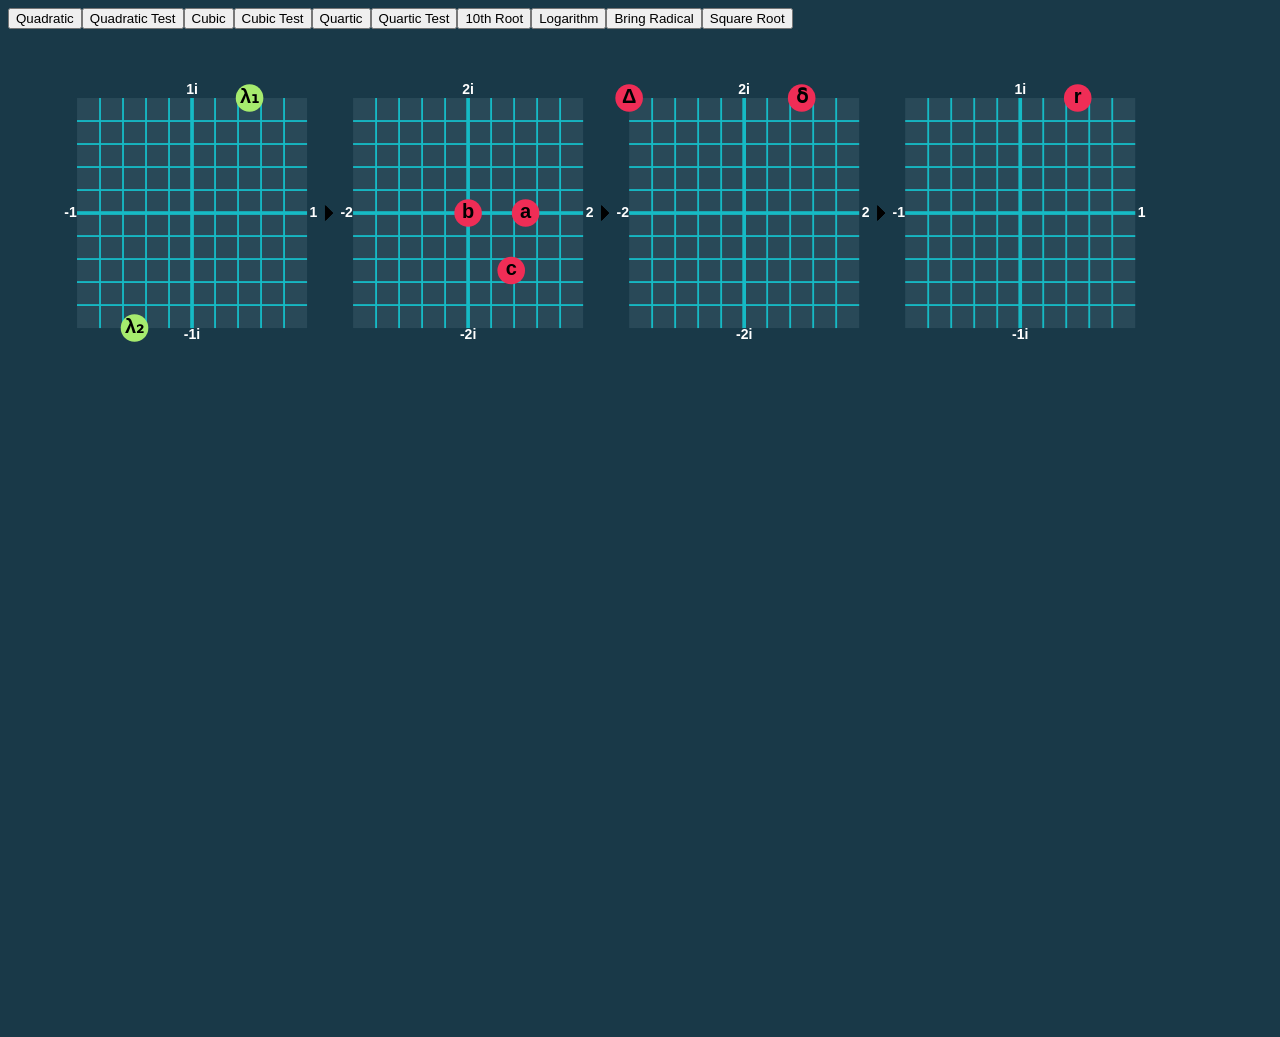
<file: index.html>
<html>

<head>
    <script src="complex.js"></script>
    <script src="set_mode.js"></script>
    <script src="number_box.js"></script>
    <script src="update_vars.js"></script>
    <link rel="stylesheet" href="style.css">
</head>

<body bgcolor="#193948">
    <div class="buttons">
        <button type="button" onclick="set_quadratic_basic()">Quadratic</button>
        <button type="button" onclick="set_quadratic()">Quadratic Test</button>
        <button type="button" onclick="set_cubic_basic()">Cubic</button>
        <button type="button" onclick="set_cubic()">Cubic Test</button>
        <button type="button" onclick="set_quartic_basic()">Quartic</button>
        <button type="button" onclick="set_quartic()">Quartic Test</button>
        <button type="button" onclick="set_10th_root()">10th Root</button>
        <button type="button" onclick="set_log()">Logarithm</button>
        <button type="button" onclick="set_bring()">Bring Radical</button>
        <button type="button" onclick="set_nonpersistent_root()">Square Root</button>
    </div>
    <canvas width="1800" height="1000" id="MainCanvas"></canvas>
    <script src="main.js"></script>
</body>

</html>
</file>
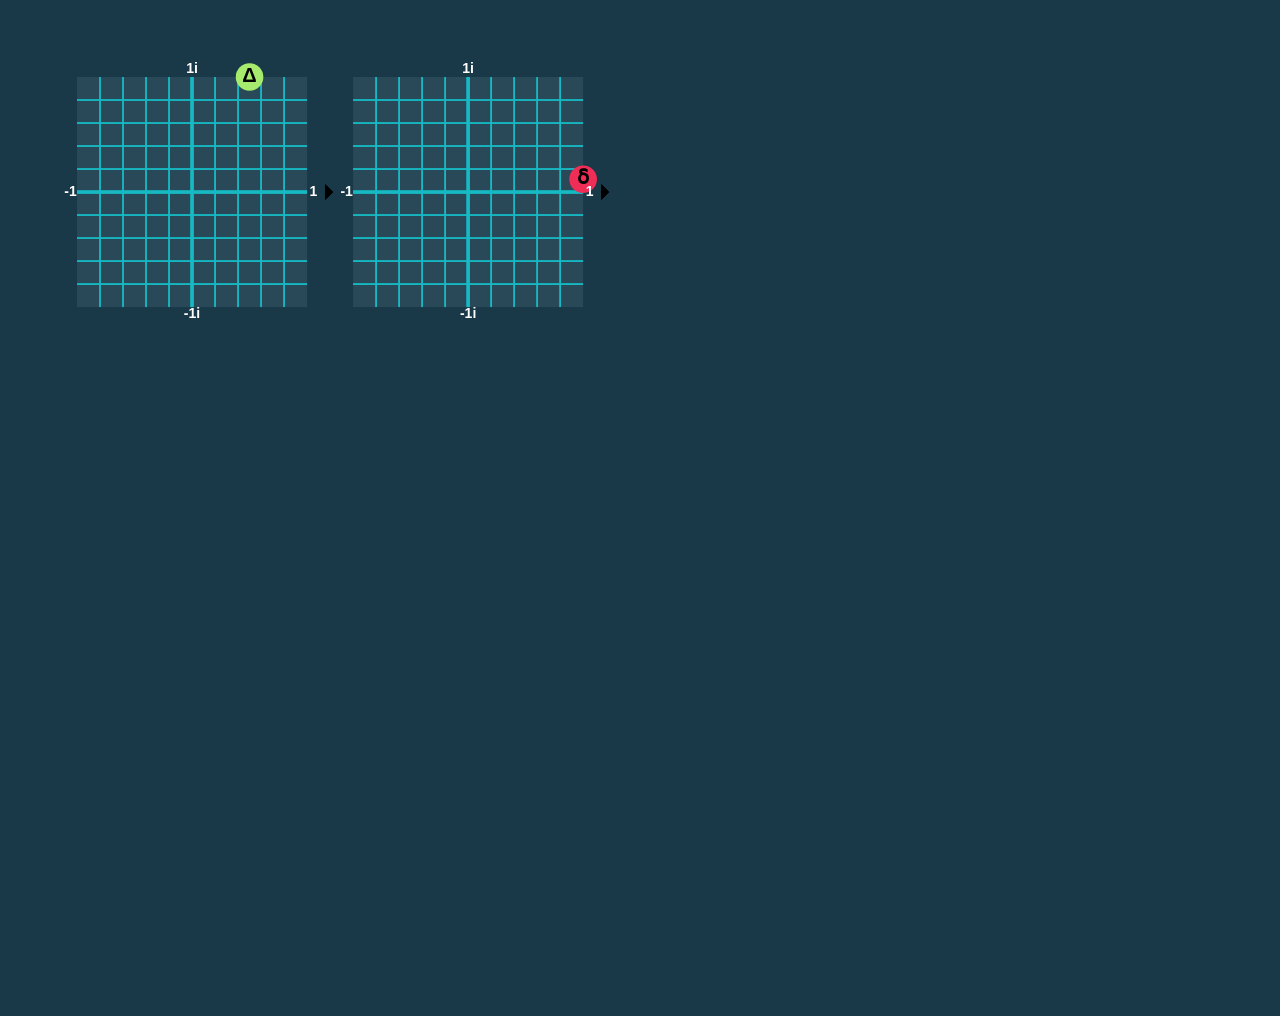
<file: pages/10th_root.html>
<html>

<head>
    <script src="../complex.js"></script>
    <script src="../set_mode.js"></script>
    <script src="../number_box.js"></script>
    <script src="../update_vars.js"></script>
</head>

<body bgcolor="#193948">
    <canvas width="1600" height="1000" id="MainCanvas"></canvas>
    <script src="../main.js"></script>
    <script>set_10th_root()</script>
</body>

</html>
</file>
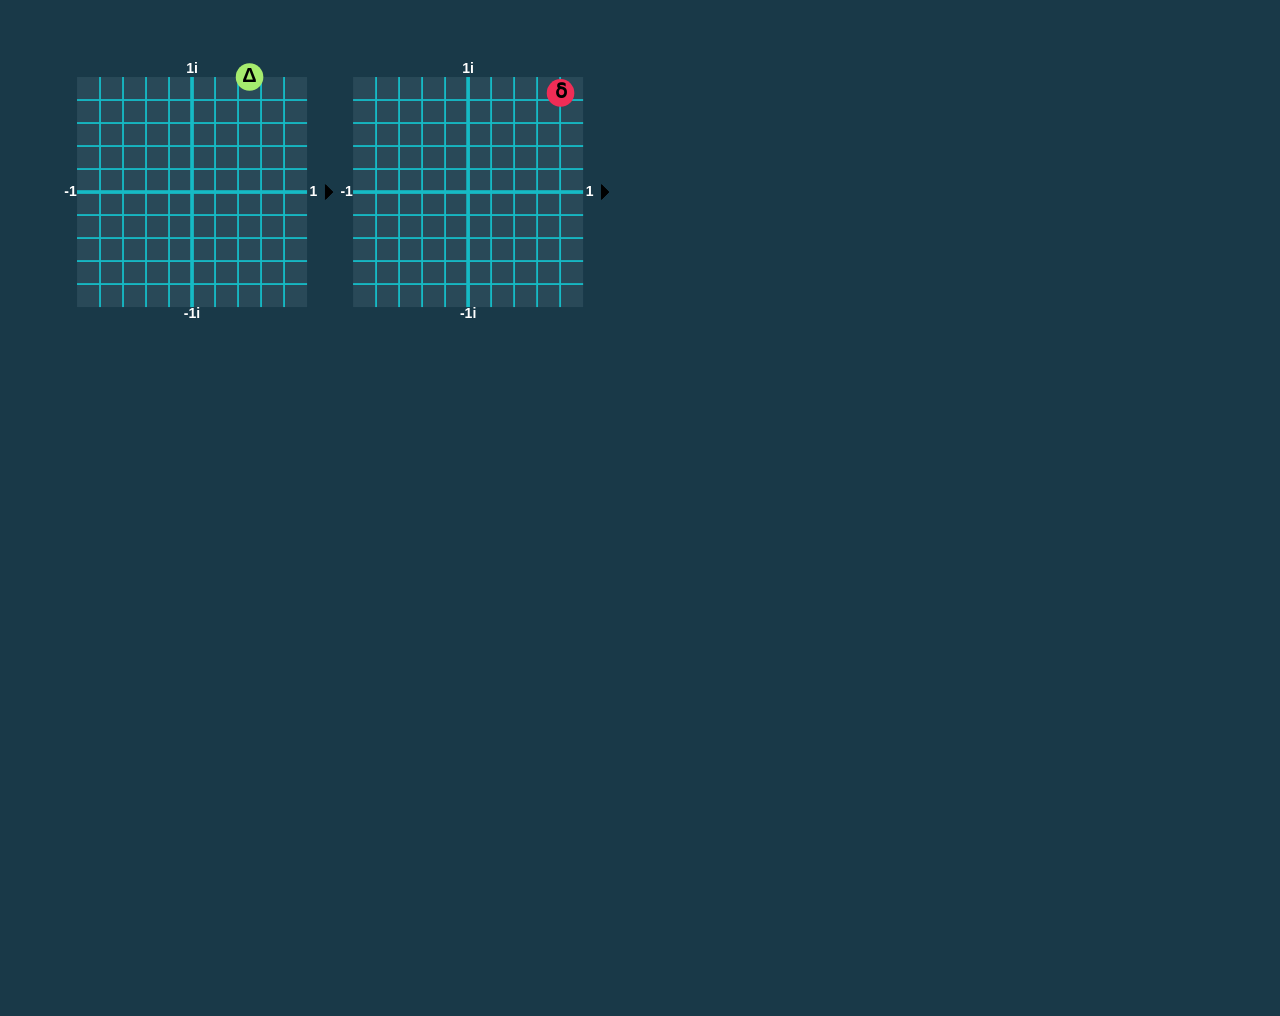
<file: pages/bring_radical.html>
<html>

<head>
    <script src="../complex.js"></script>
    <script src="../set_mode.js"></script>
    <script src="../number_box.js"></script>
    <script src="../update_vars.js"></script>
</head>

<body bgcolor="#193948">
    <canvas width="1600" height="1000" id="MainCanvas"></canvas>
    <script src="../main.js"></script>
    <script>set_bring()</script>
</body>

</html>
</file>
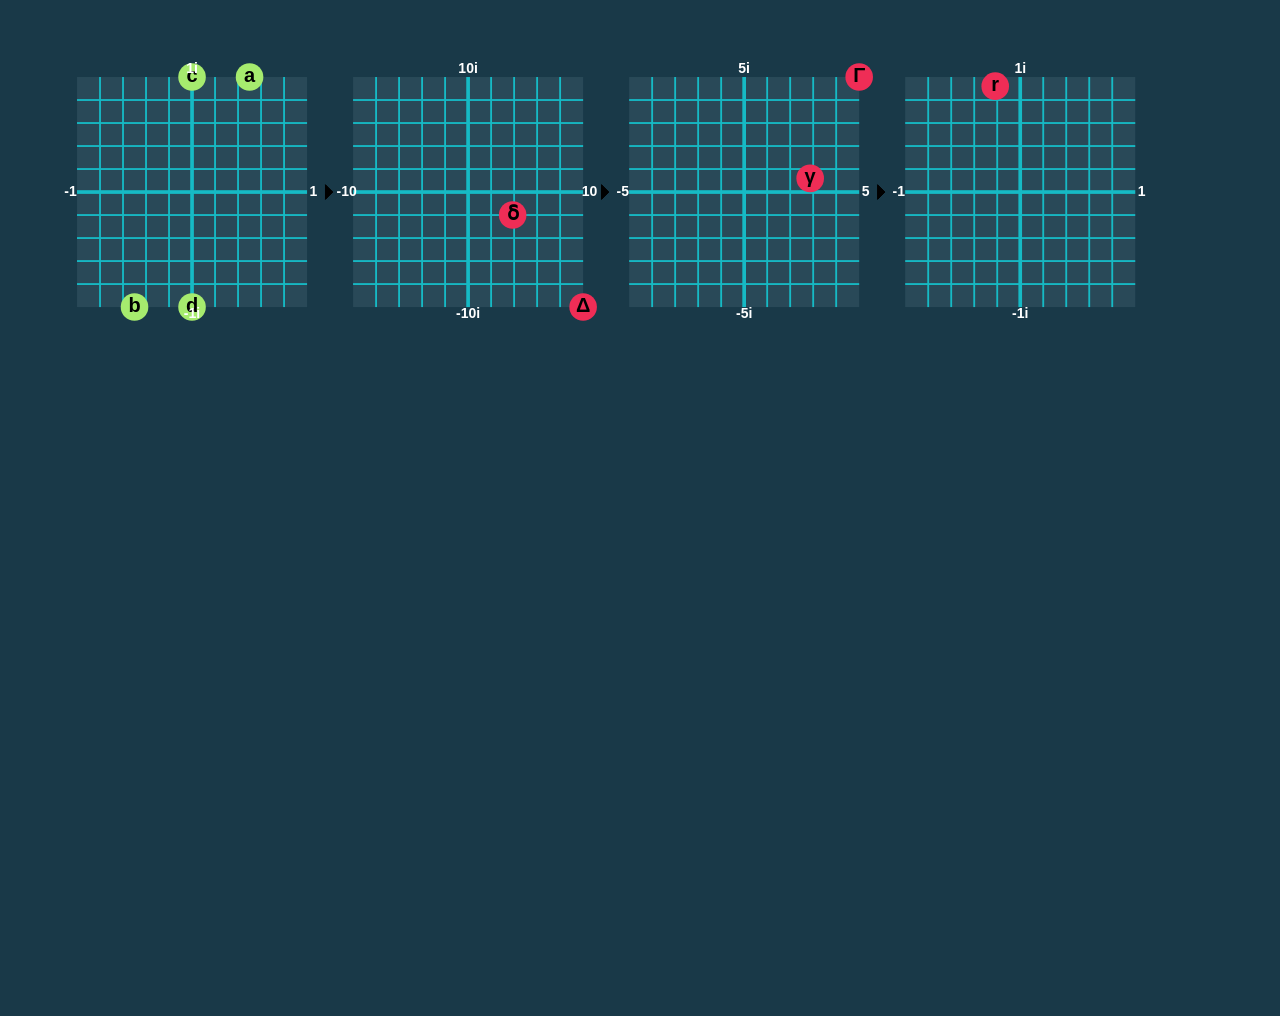
<file: pages/cubic.html>
<html>

<head>
    <script src="../complex.js"></script>
    <script src="../set_mode.js"></script>
    <script src="../number_box.js"></script>
    <script src="../update_vars.js"></script>
</head>

<body bgcolor="#193948">
    <canvas width="1600" height="1000" id="MainCanvas"></canvas>
    <script src="../main.js"></script>
    <script>set_cubic_basic()</script>
</body>

</html>
</file>
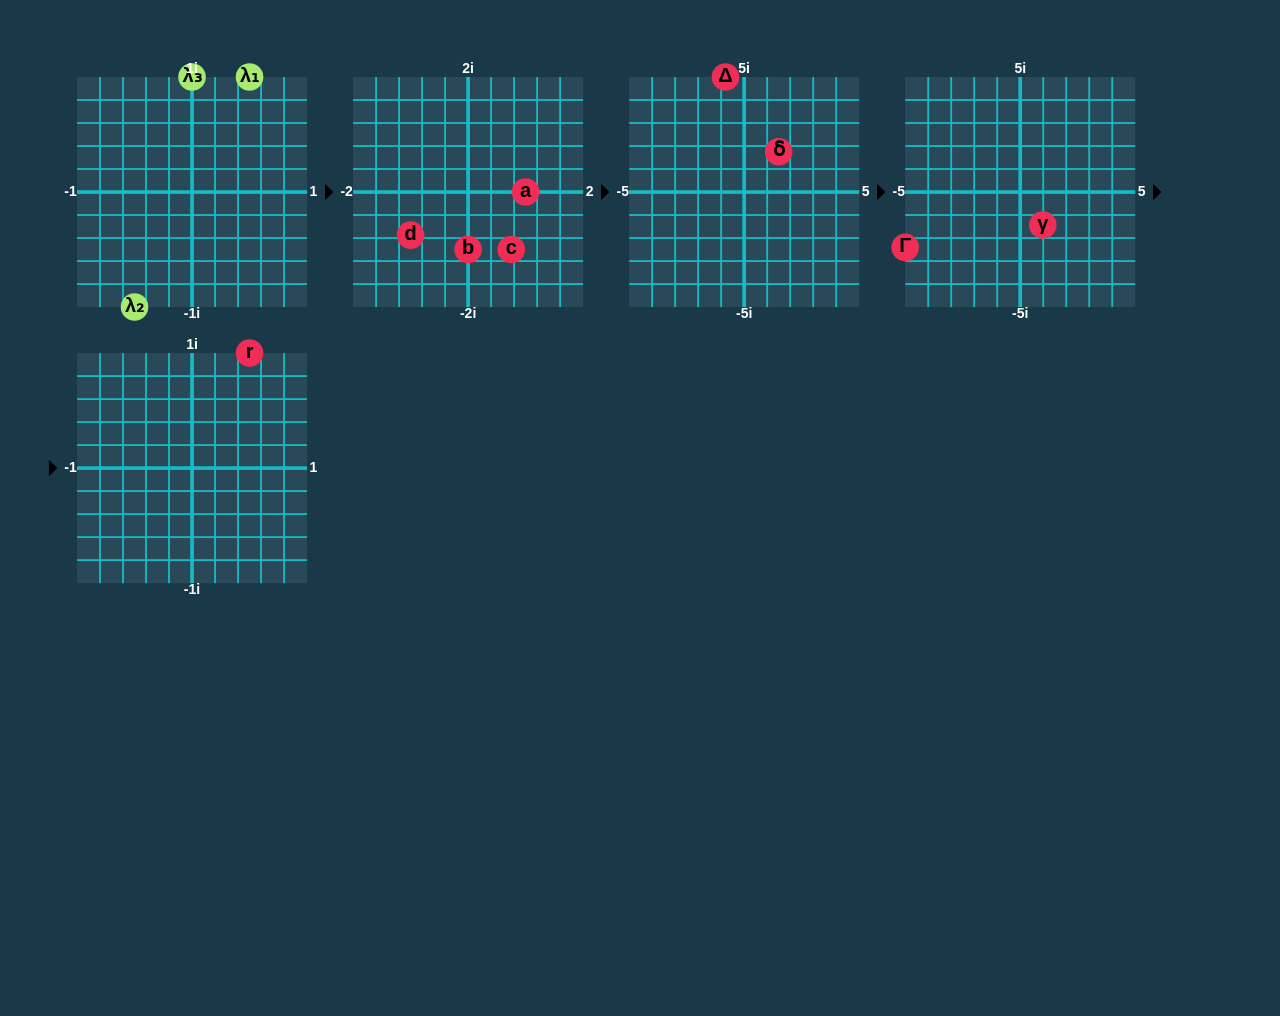
<file: pages/cubic_test.html>
<html>

<head>
    <script src="../complex.js"></script>
    <script src="../set_mode.js"></script>
    <script src="../number_box.js"></script>
    <script src="../update_vars.js"></script>
</head>

<body bgcolor="#193948">
    <canvas width="1600" height="1000" id="MainCanvas"></canvas>
    <script src="../main.js"></script>
    <script>set_cubic()</script>
</body>

</html>
</file>
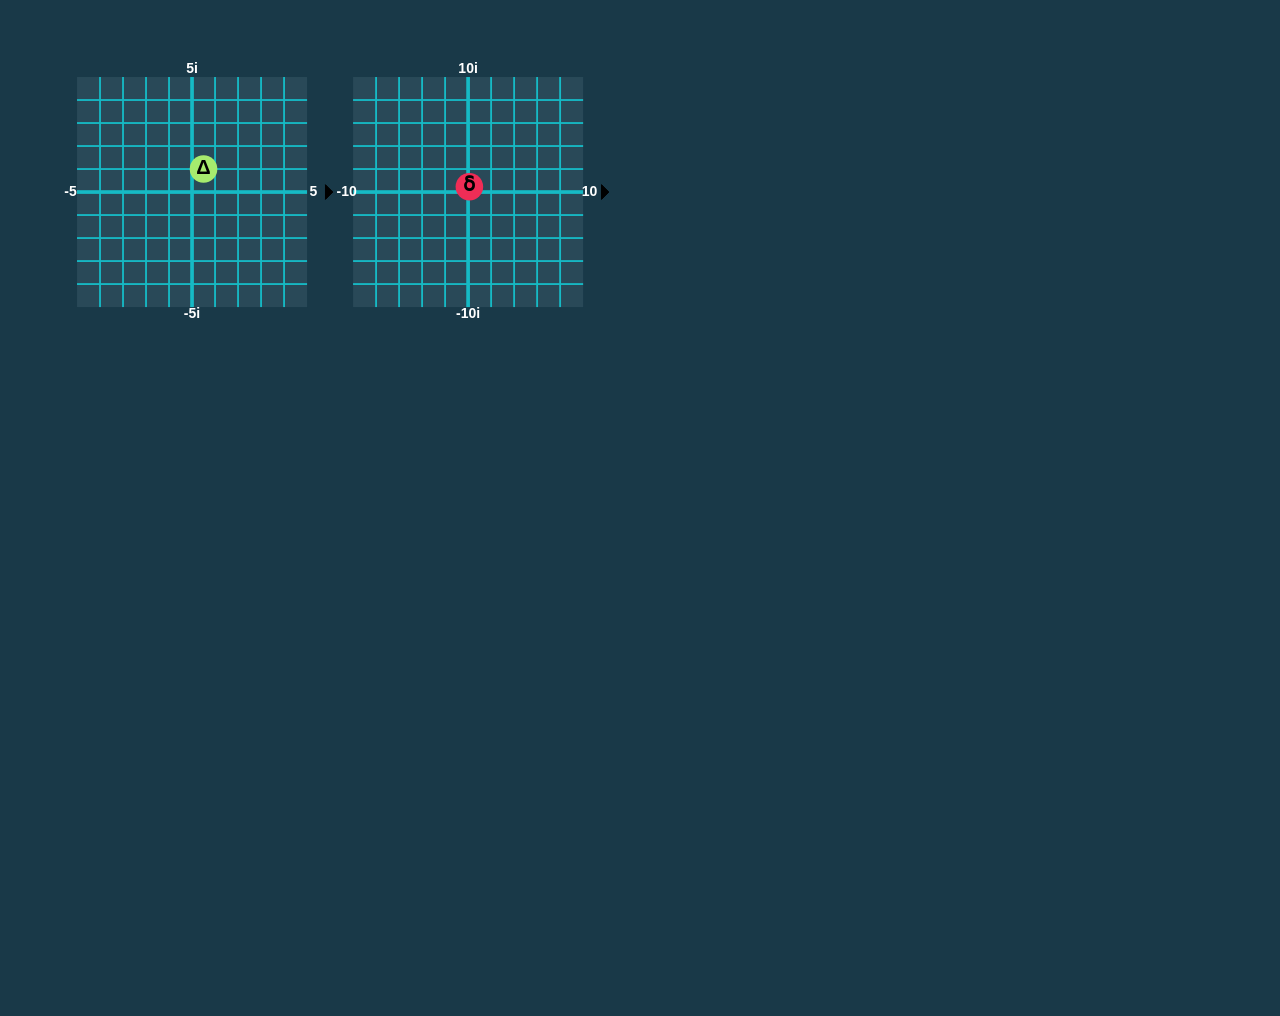
<file: pages/log.html>
<html>

<head>
    <script src="../complex.js"></script>
    <script src="../set_mode.js"></script>
    <script src="../number_box.js"></script>
    <script src="../update_vars.js"></script>
</head>

<body bgcolor="#193948">
    <canvas width="1600" height="1000" id="MainCanvas"></canvas>
    <script src="../main.js"></script>
    <script>set_log()</script>
</body>

</html>
</file>
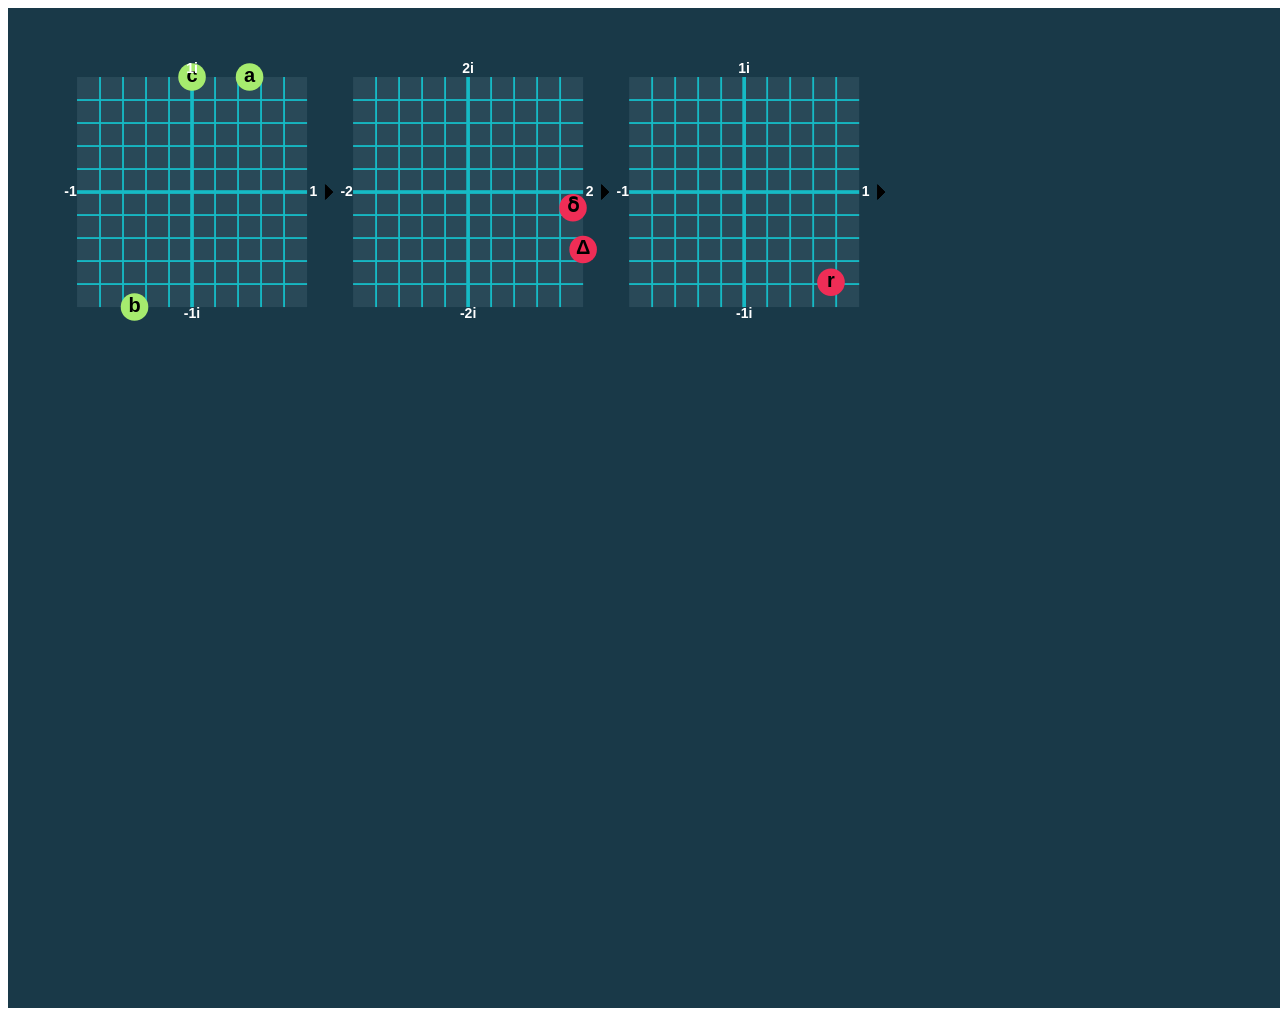
<file: pages/quadratic.html>
<html>

<head>
    <script src="../complex.js"></script>
    <script src="../set_mode.js"></script>
    <script src="../number_box.js"></script>
    <script src="../update_vars.js"></script>
</head>

<body>
    <canvas width="1300" height="1000" id="MainCanvas"></canvas>
    <script src="../main.js"></script>
    <script>set_quadratic_basic()</script>
</body>

</html>
</file>
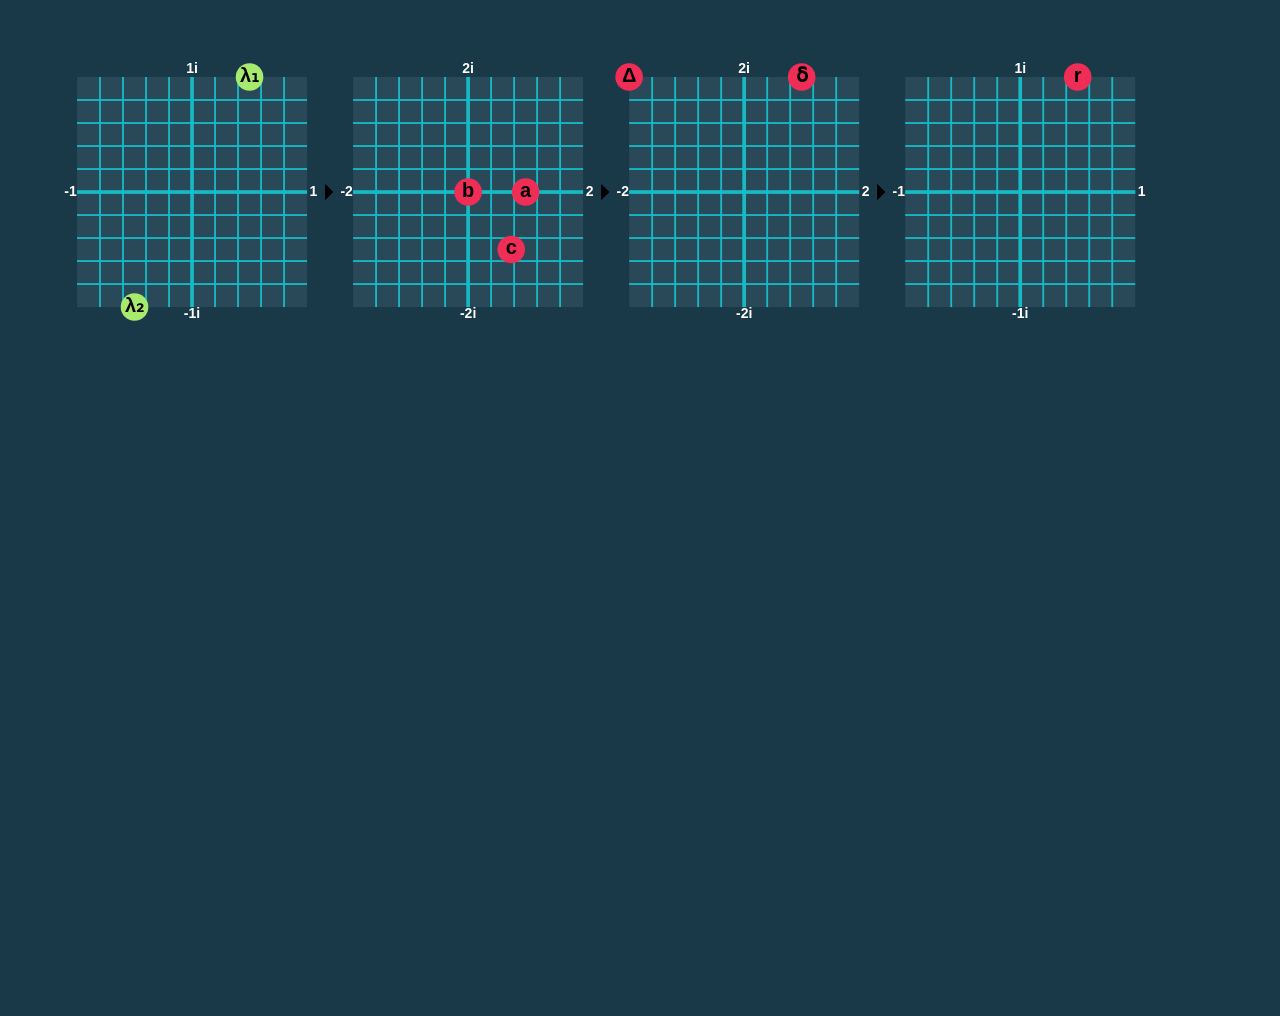
<file: pages/quadratic_test.html>
<html>

<head>
    <script src="../complex.js"></script>
    <script src="../set_mode.js"></script>
    <script src="../number_box.js"></script>
    <script src="../update_vars.js"></script>
</head>

<body bgcolor="#193948">
    <canvas width="1600" height="1000" id="MainCanvas"></canvas>
    <script src="../main.js"></script>
    <script>set_quadratic()</script>
</body>

</html>
</file>
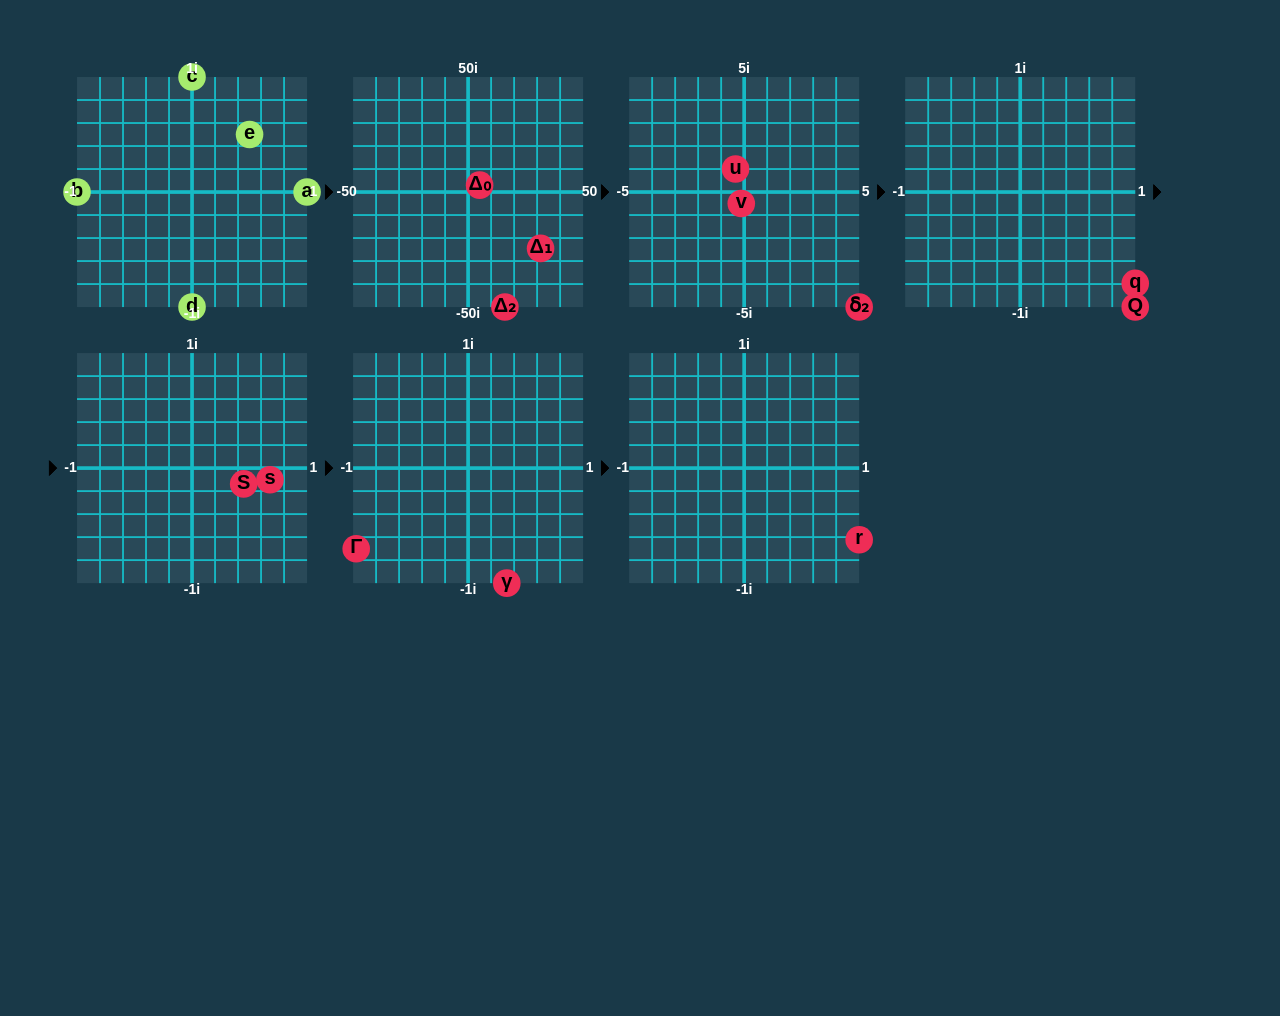
<file: pages/quartic.html>
<html>

<head>
    <script src="../complex.js"></script>
    <script src="../set_mode.js"></script>
    <script src="../number_box.js"></script>
    <script src="../update_vars.js"></script>
</head>

<body bgcolor="#193948">
    <canvas width="1600" height="1000" id="MainCanvas"></canvas>
    <script src="../main.js"></script>
    <script>set_quartic_basic()</script>
</body>

</html>
</file>
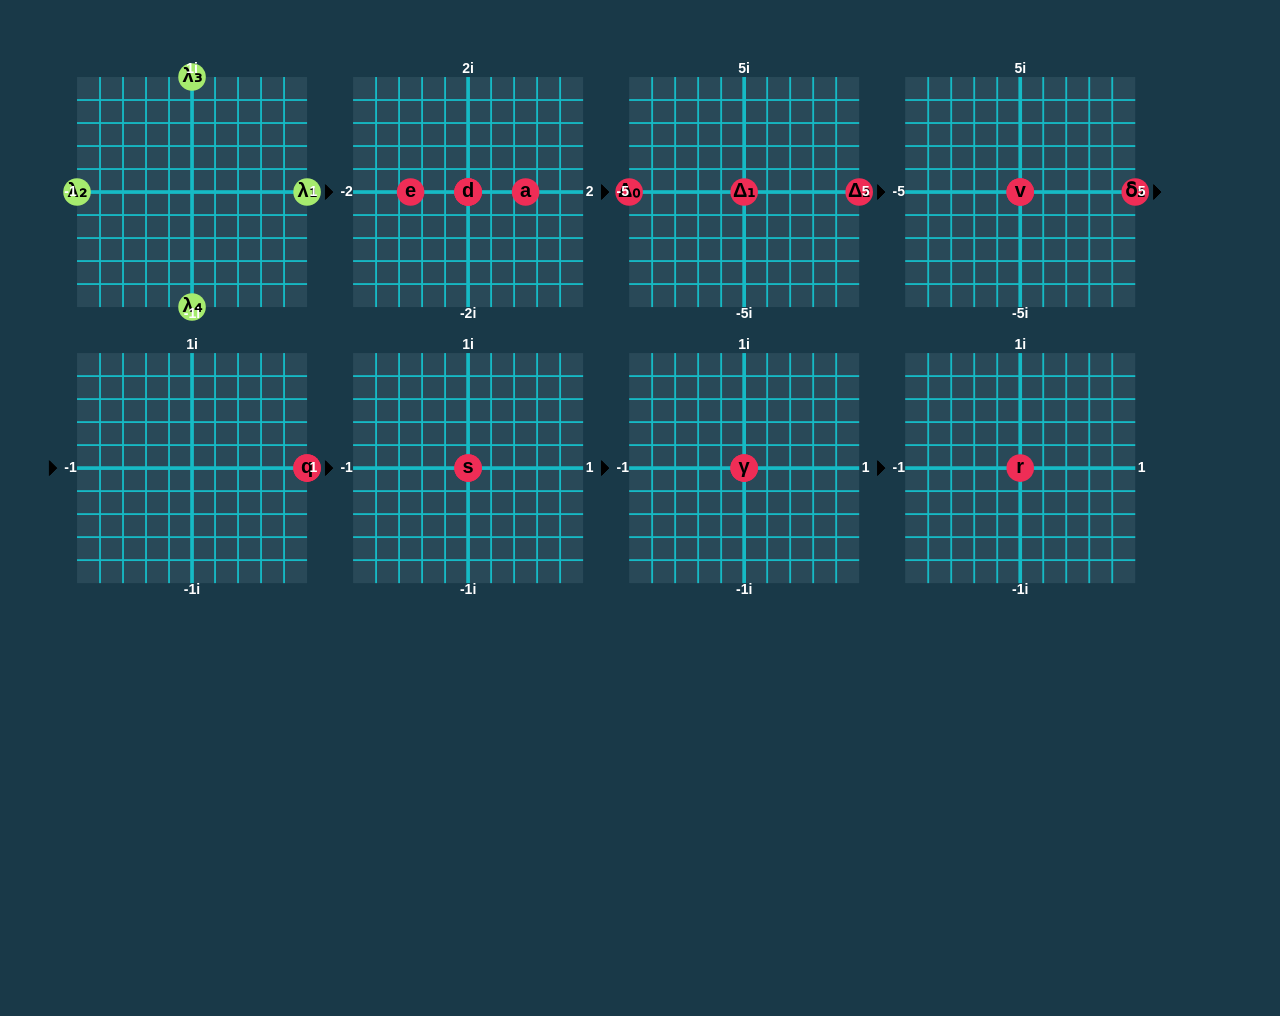
<file: pages/quartic_test.html>
<html>

<head>
    <script src="../complex.js"></script>
    <script src="../set_mode.js"></script>
    <script src="../number_box.js"></script>
    <script src="../update_vars.js"></script>
</head>

<body bgcolor="#193948">
    <canvas width="1600" height="1000" id="MainCanvas"></canvas>
    <script src="../main.js"></script>
    <script>set_quartic()</script>
</body>

</html>
</file>
<file: style.css>
button {
    display: block;
}

.buttons {
    display: flex;
}
</file>
